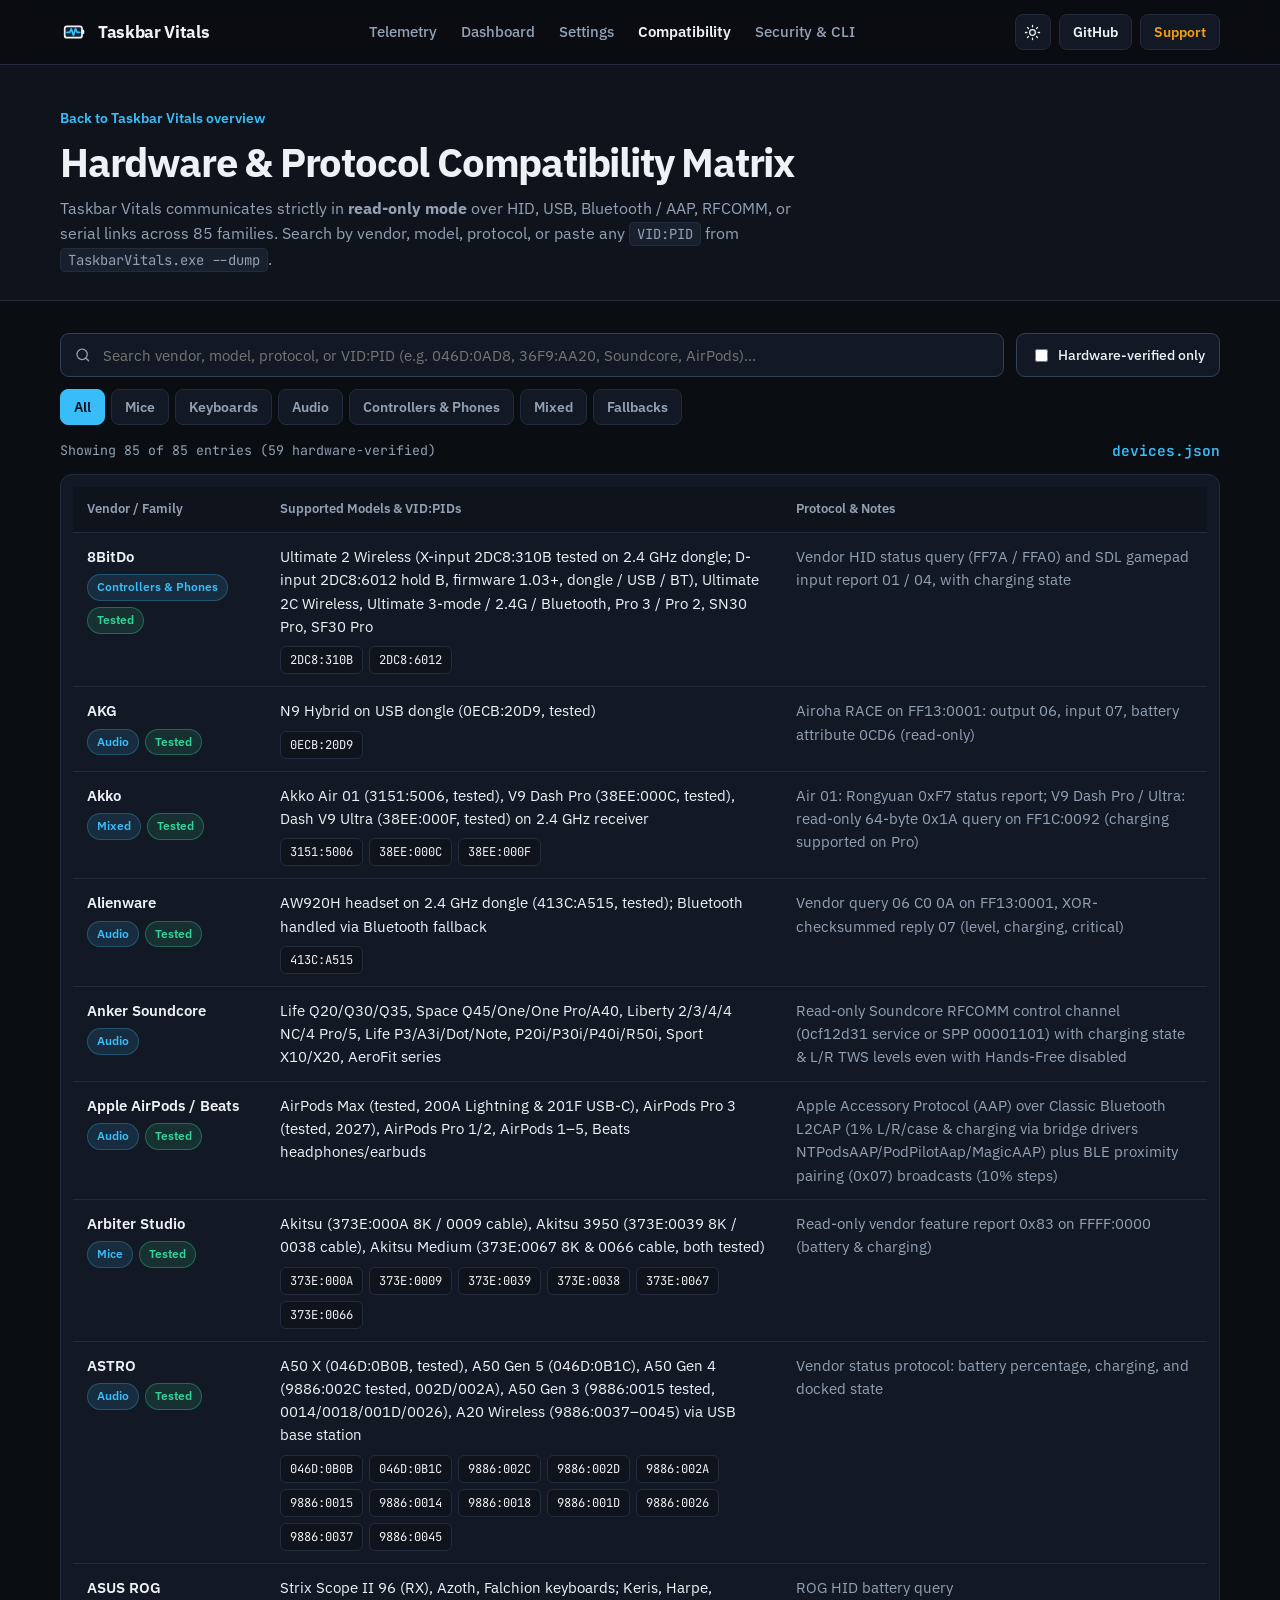
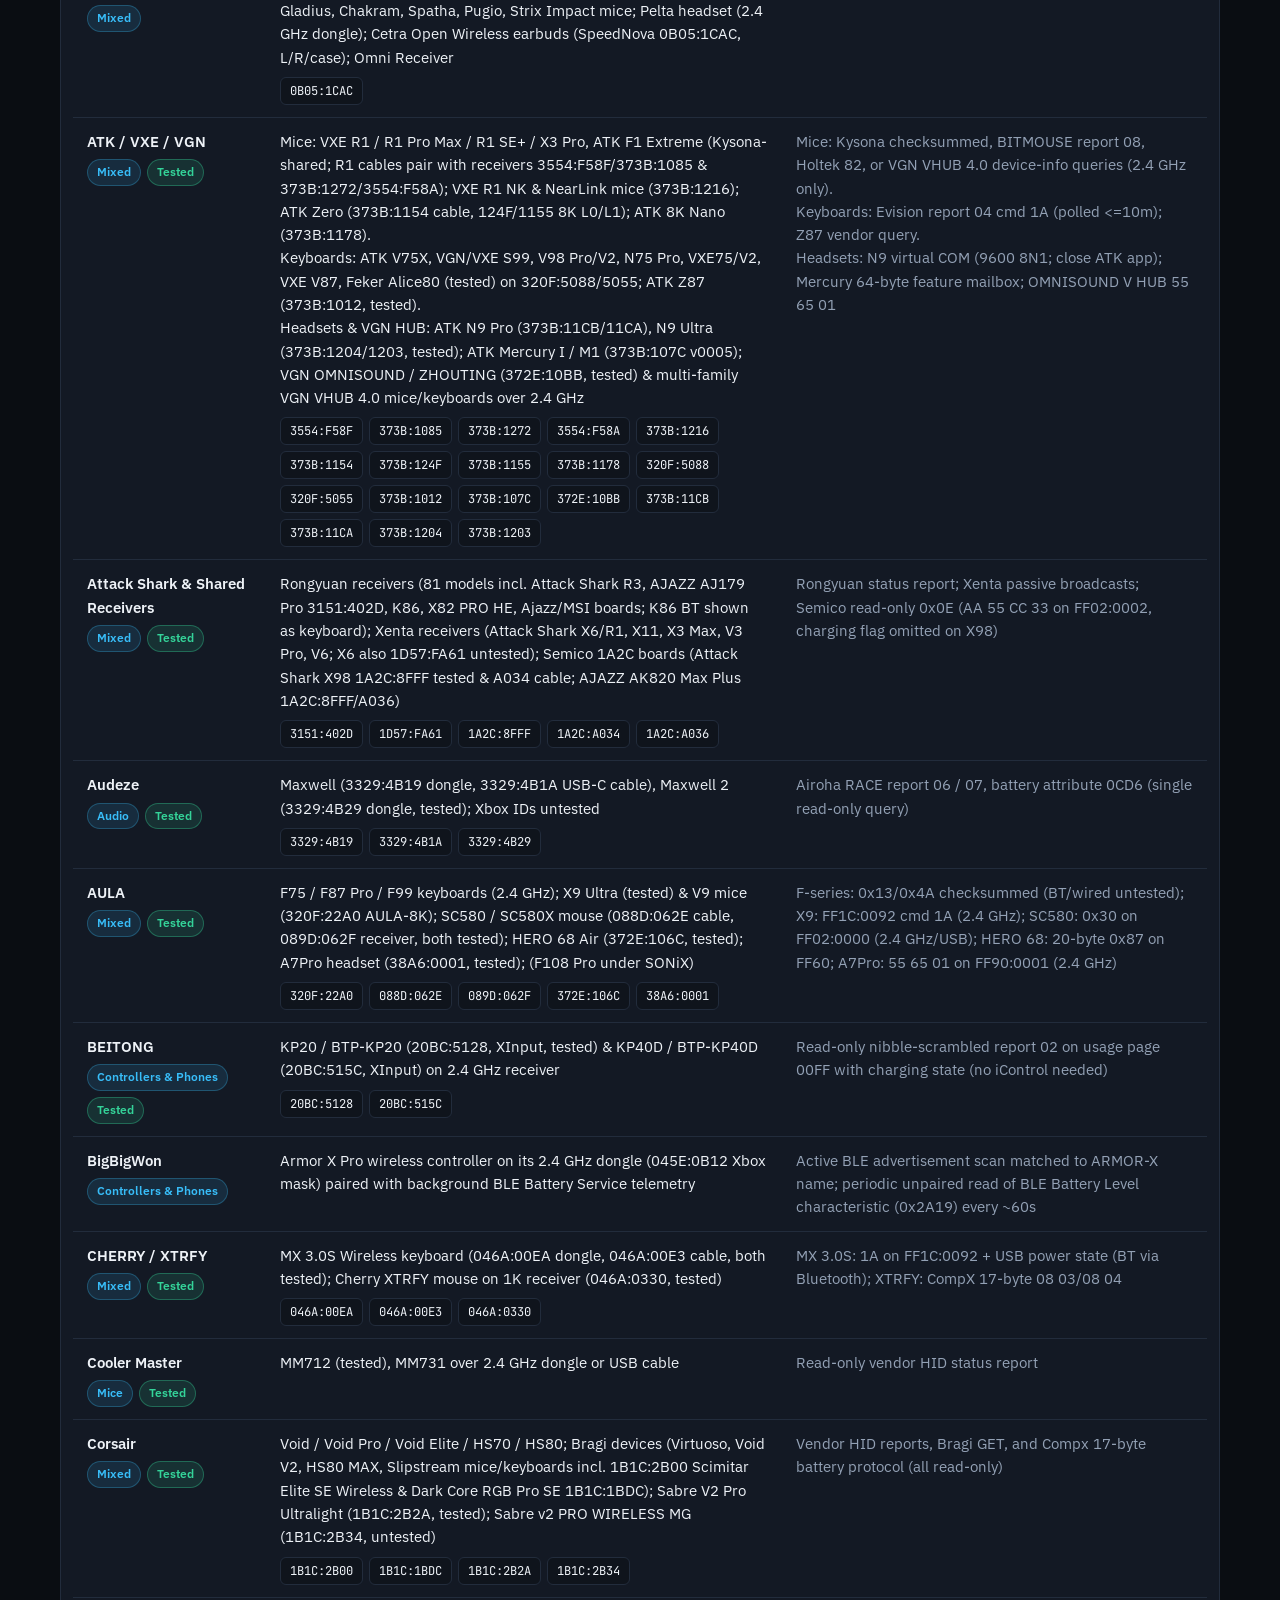
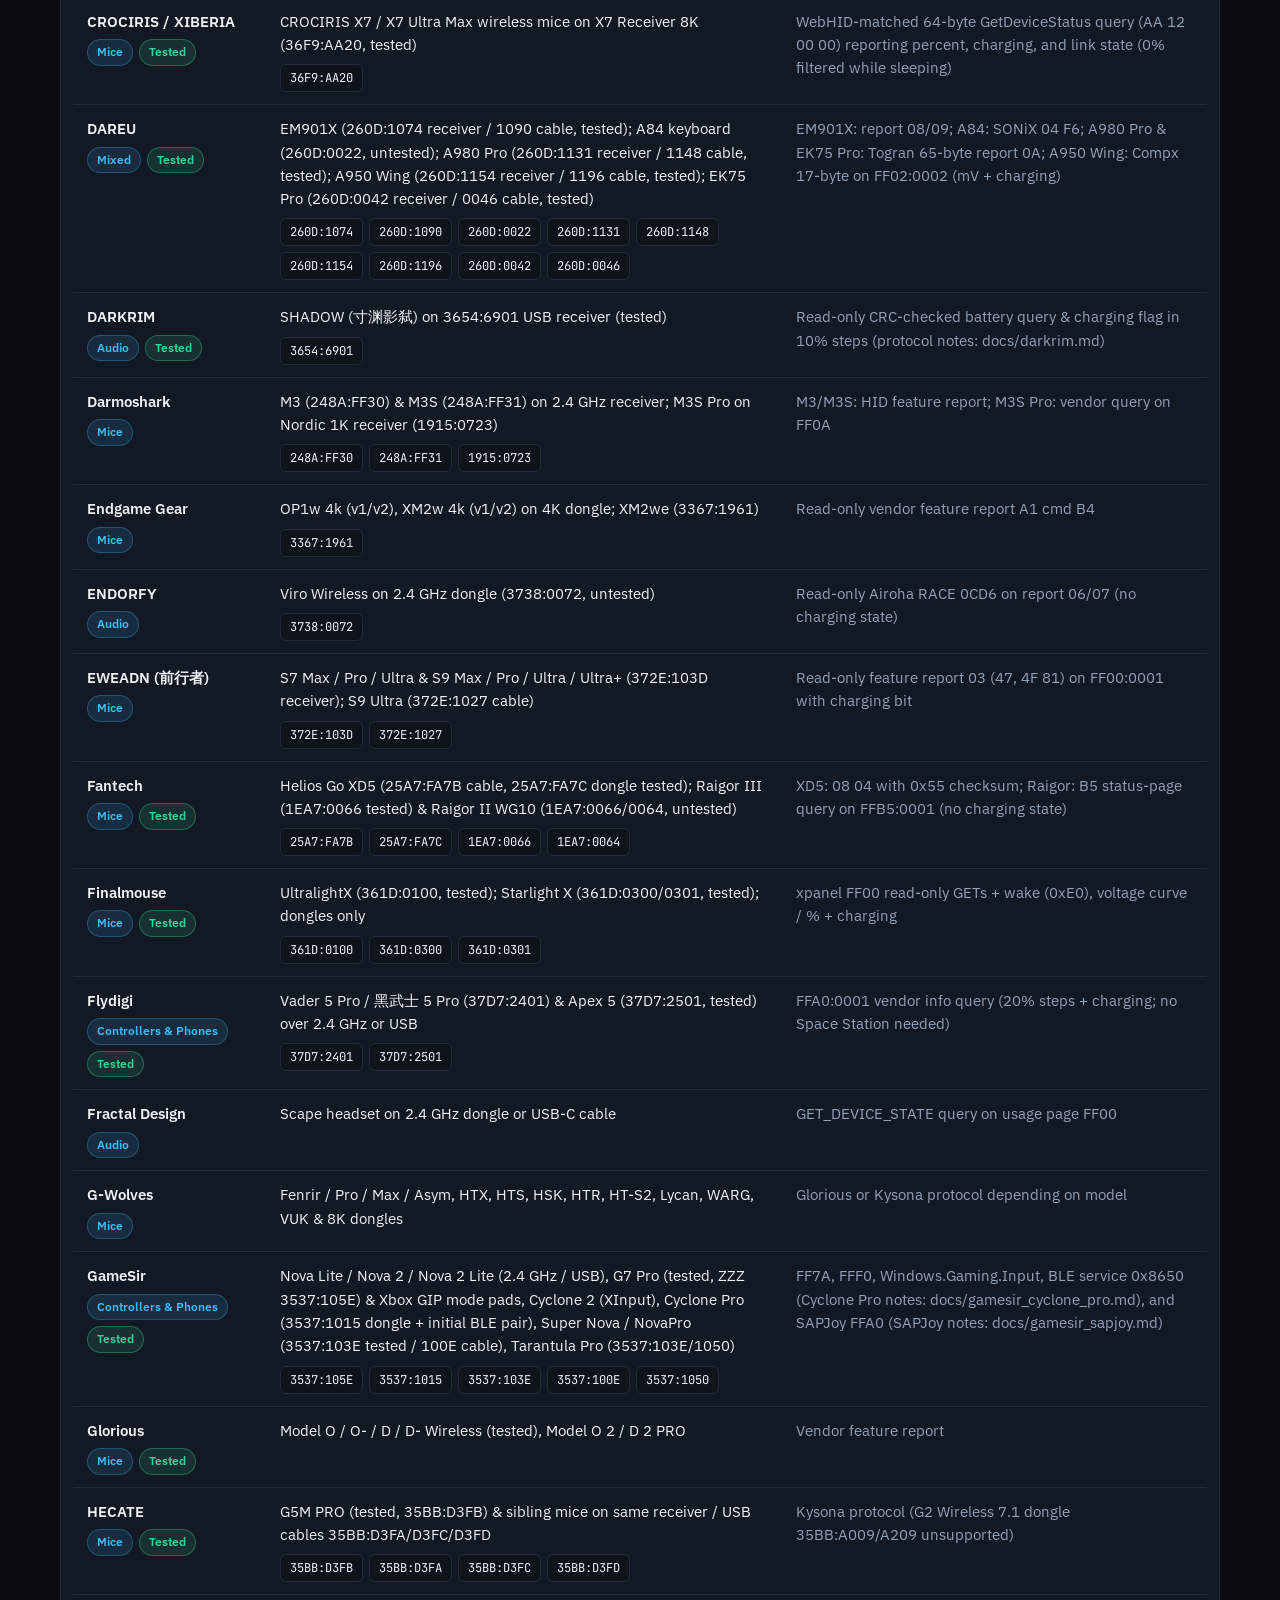
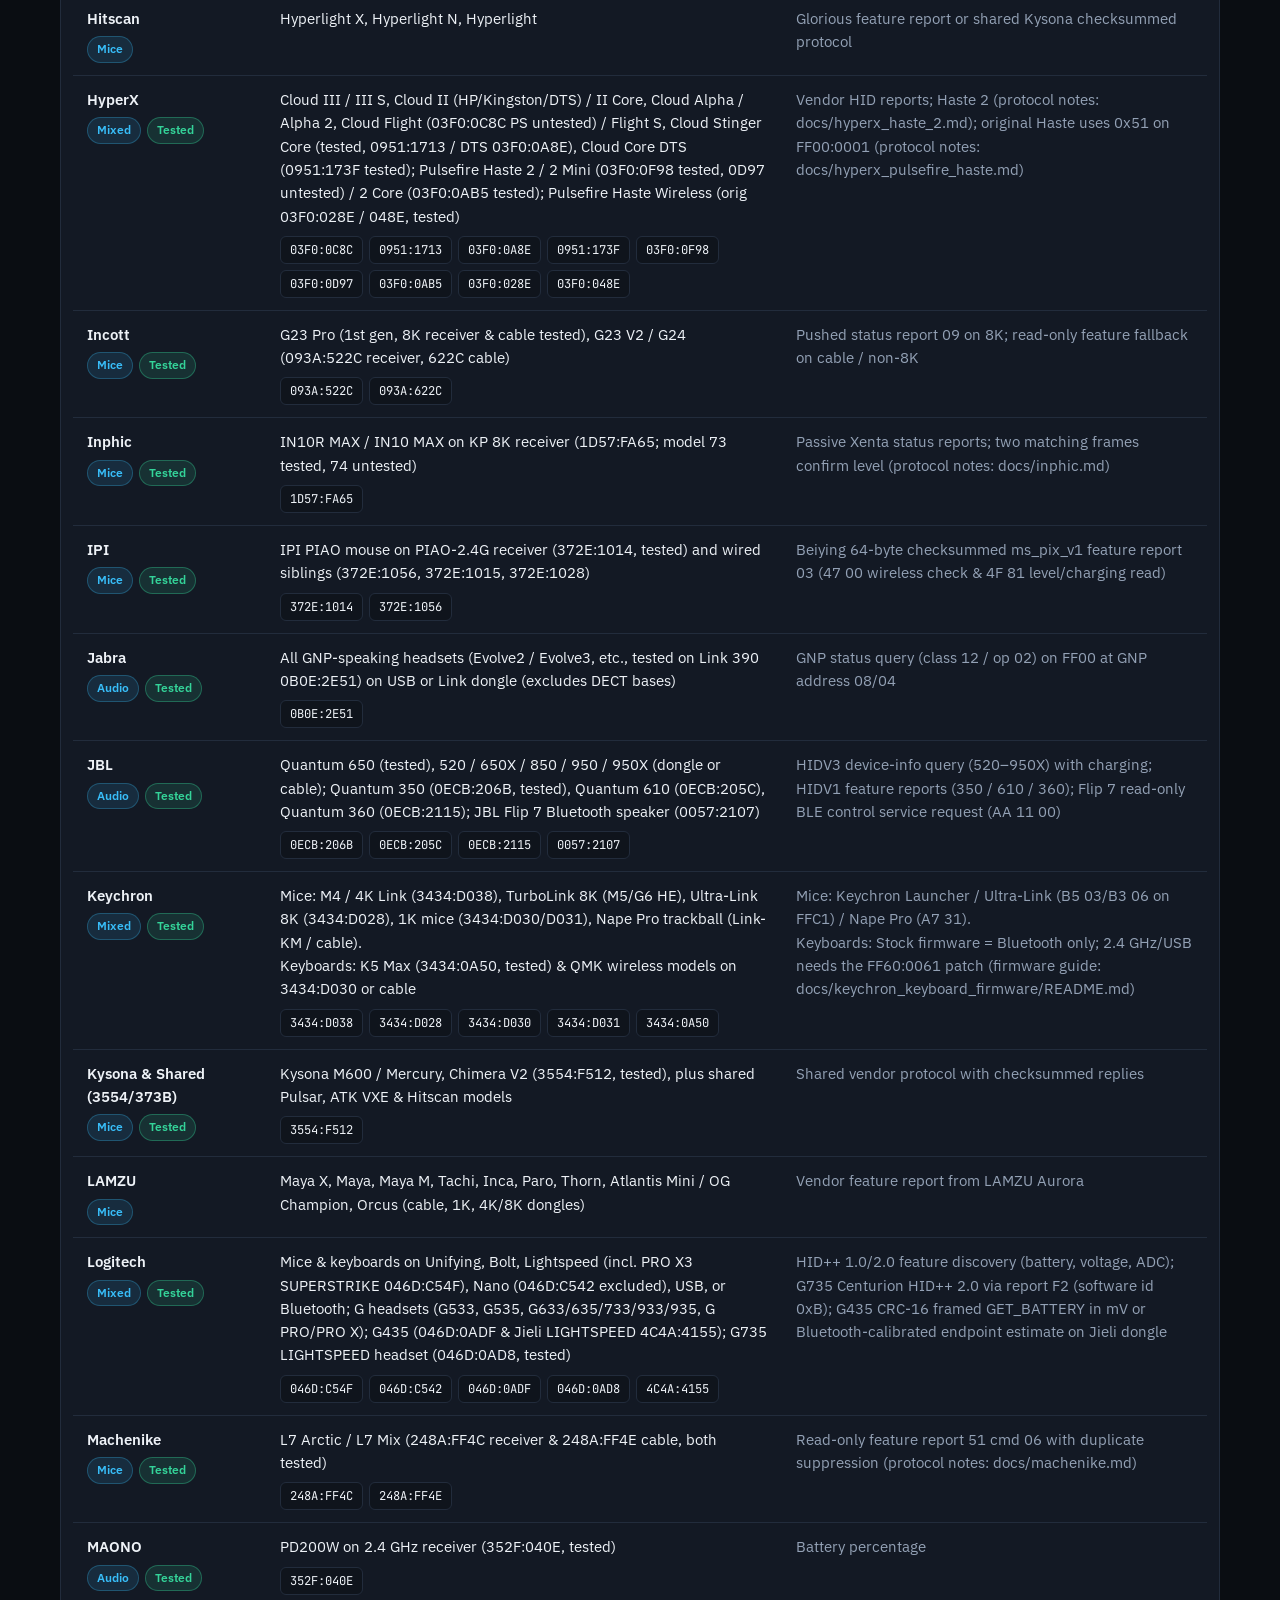
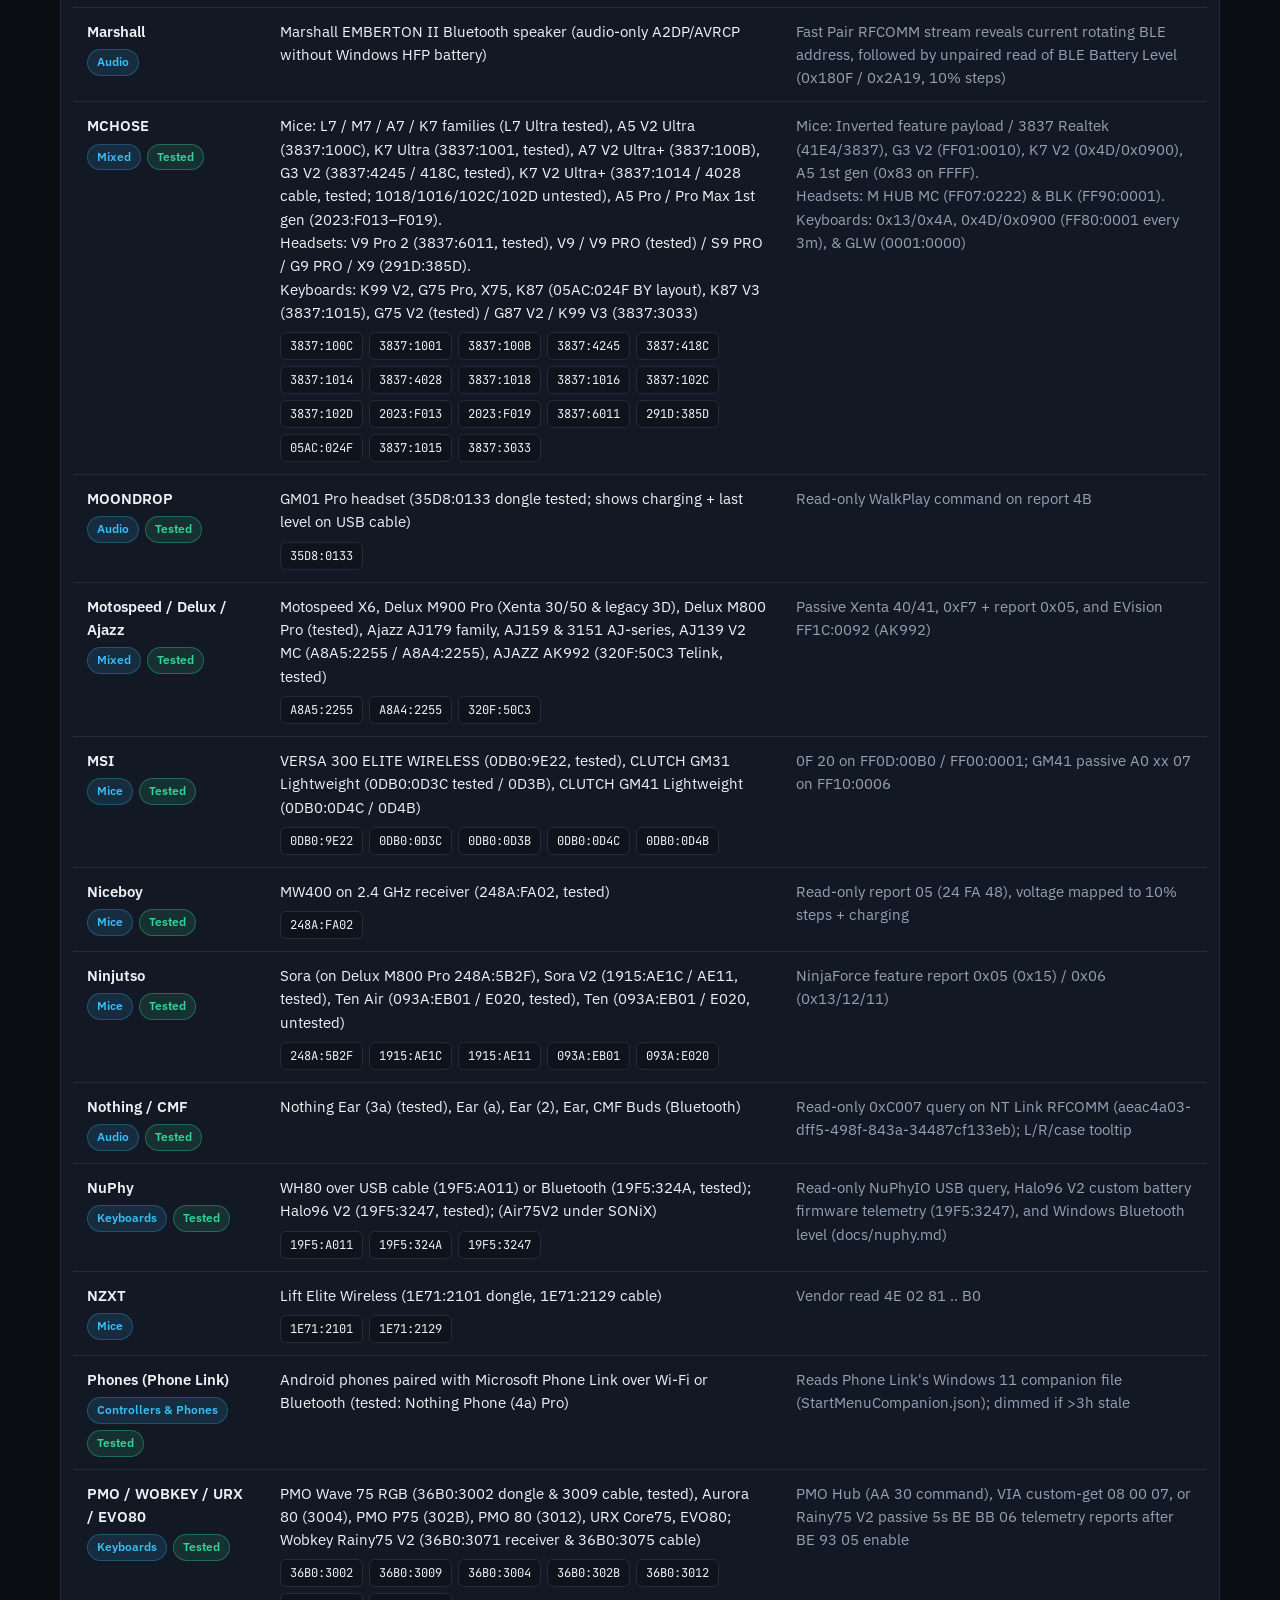
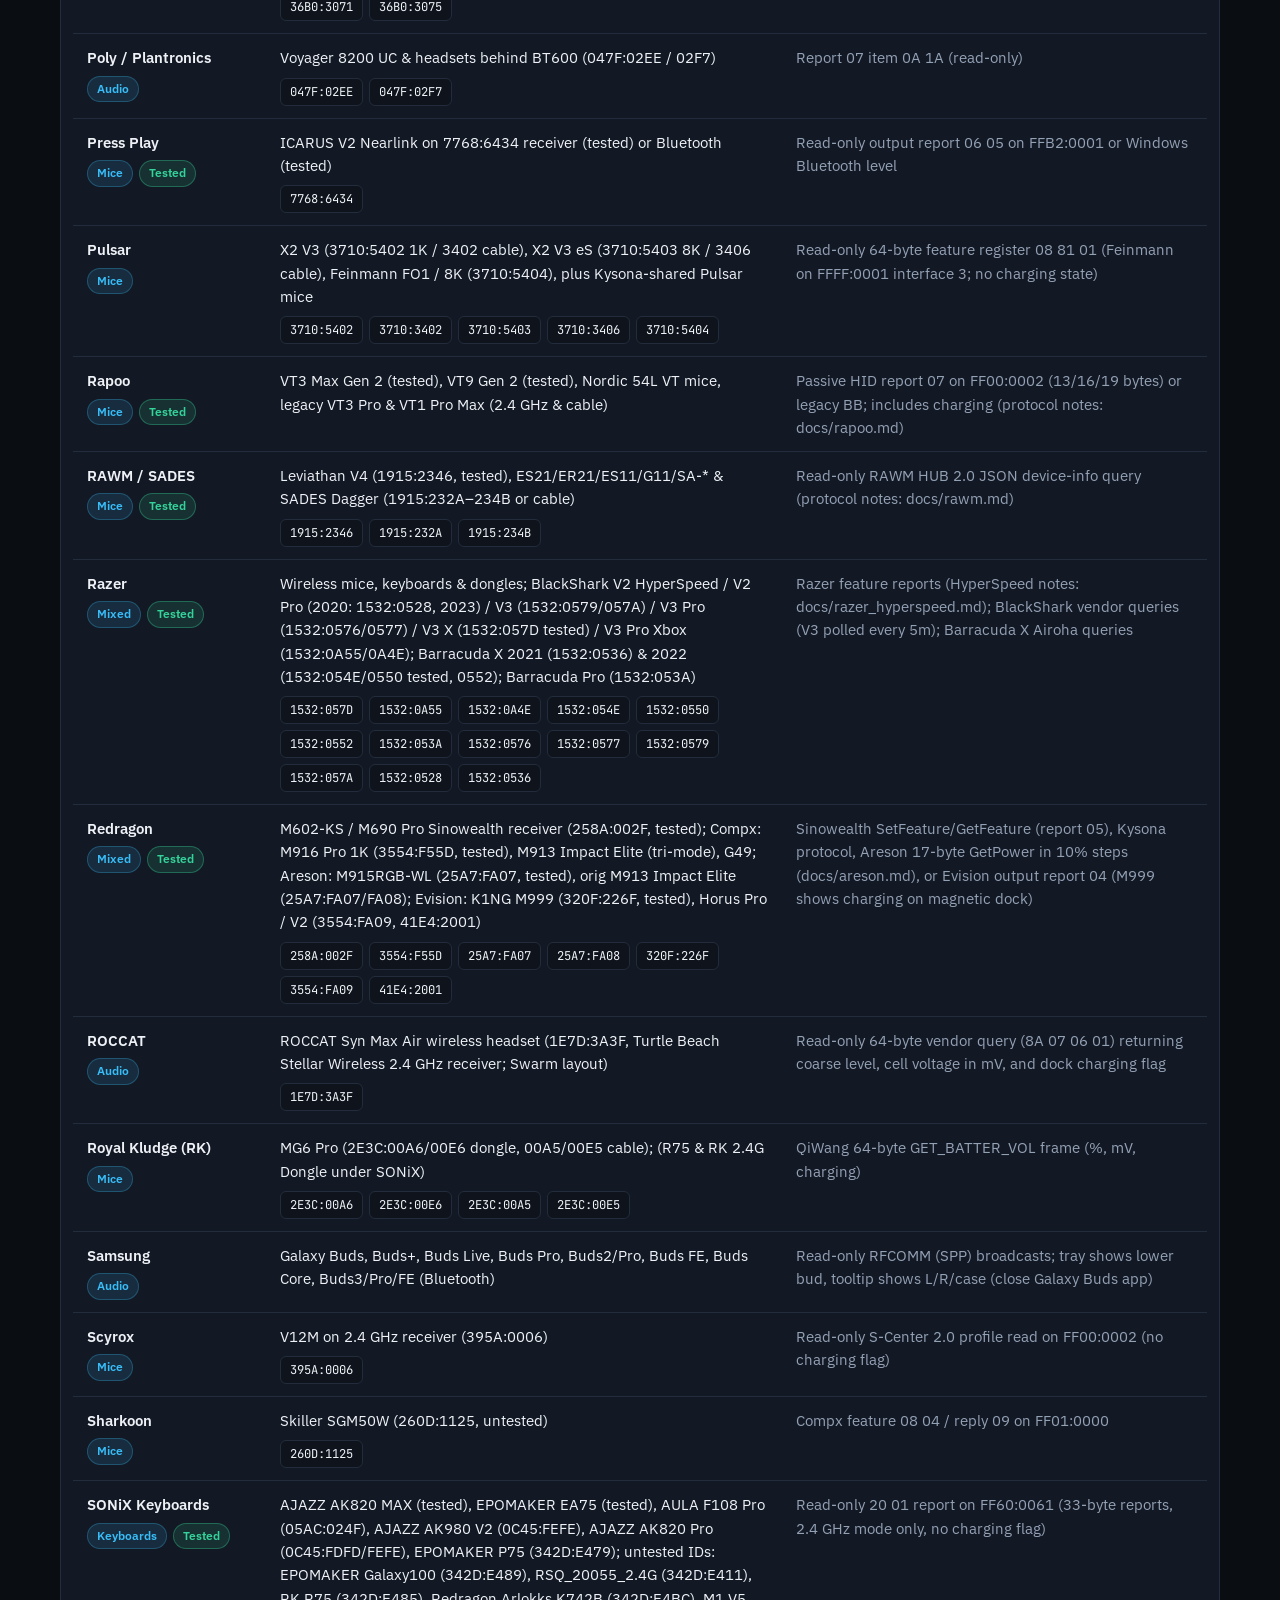
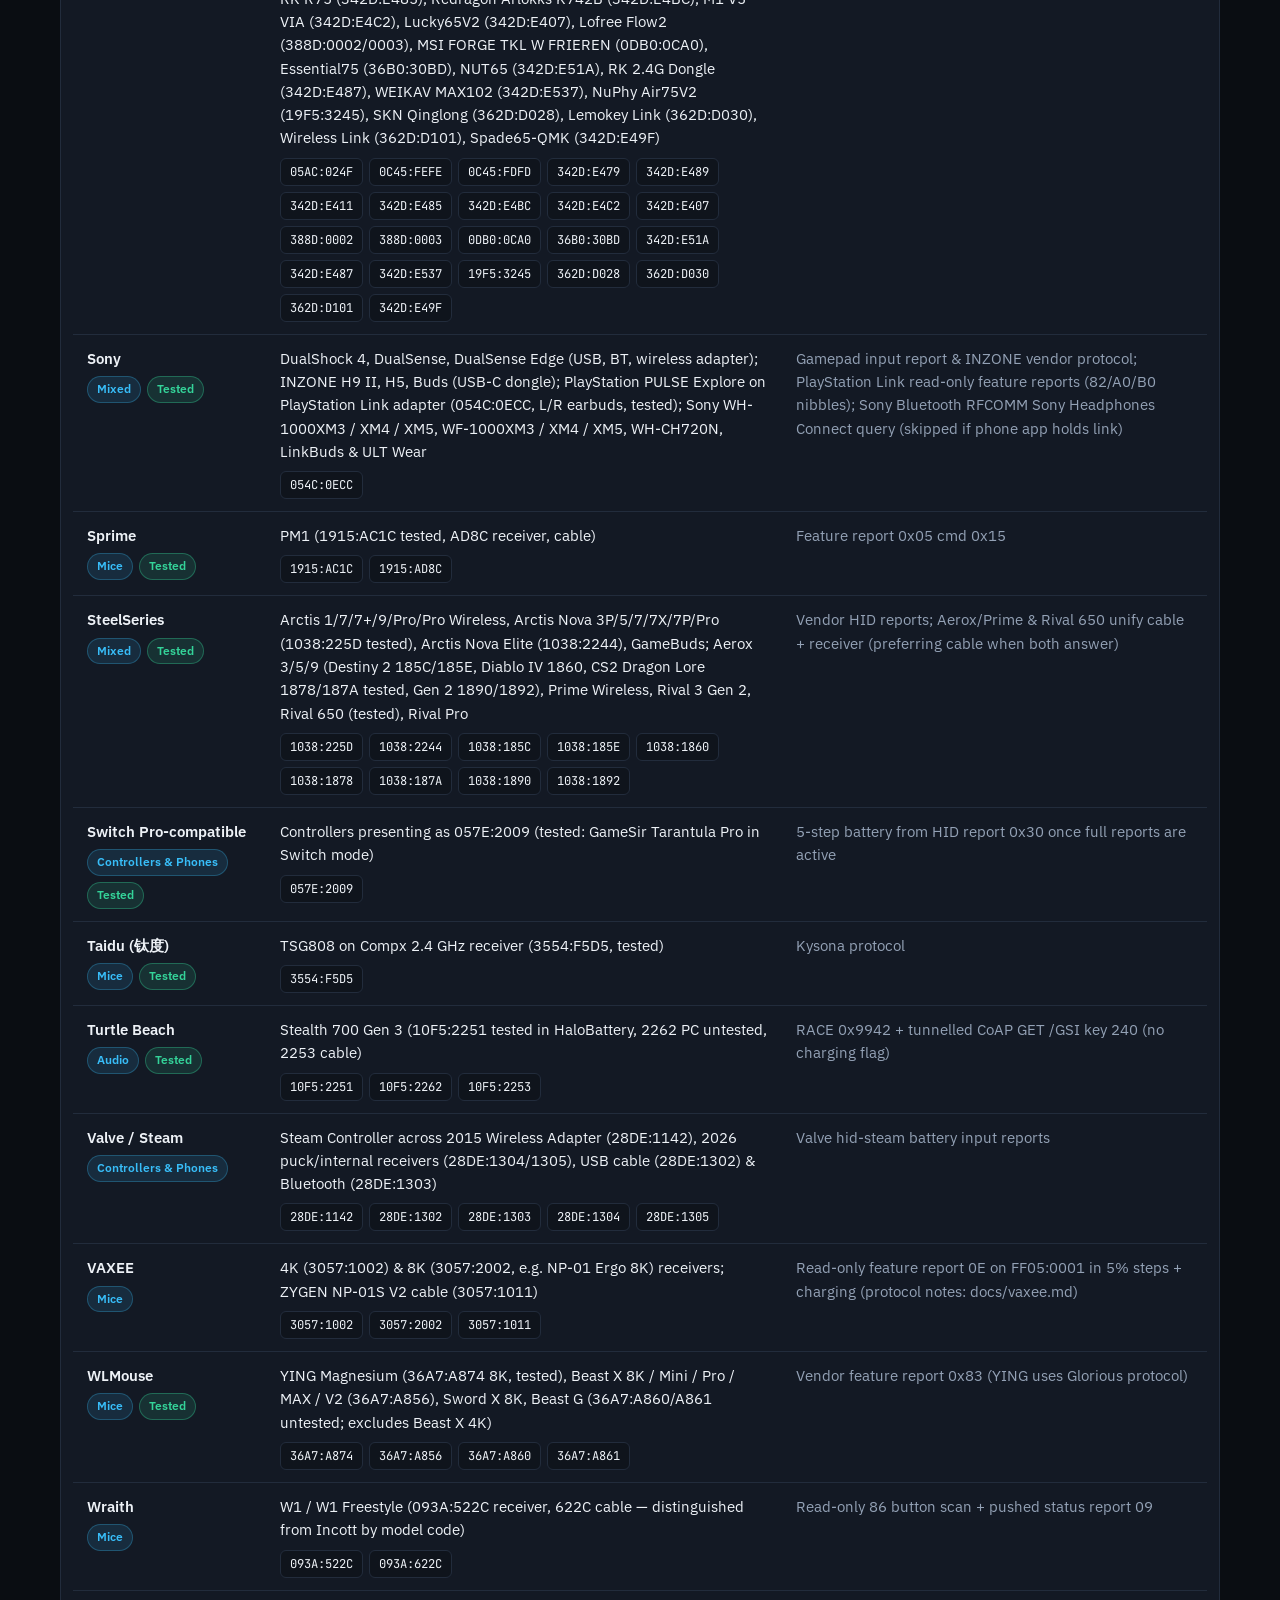
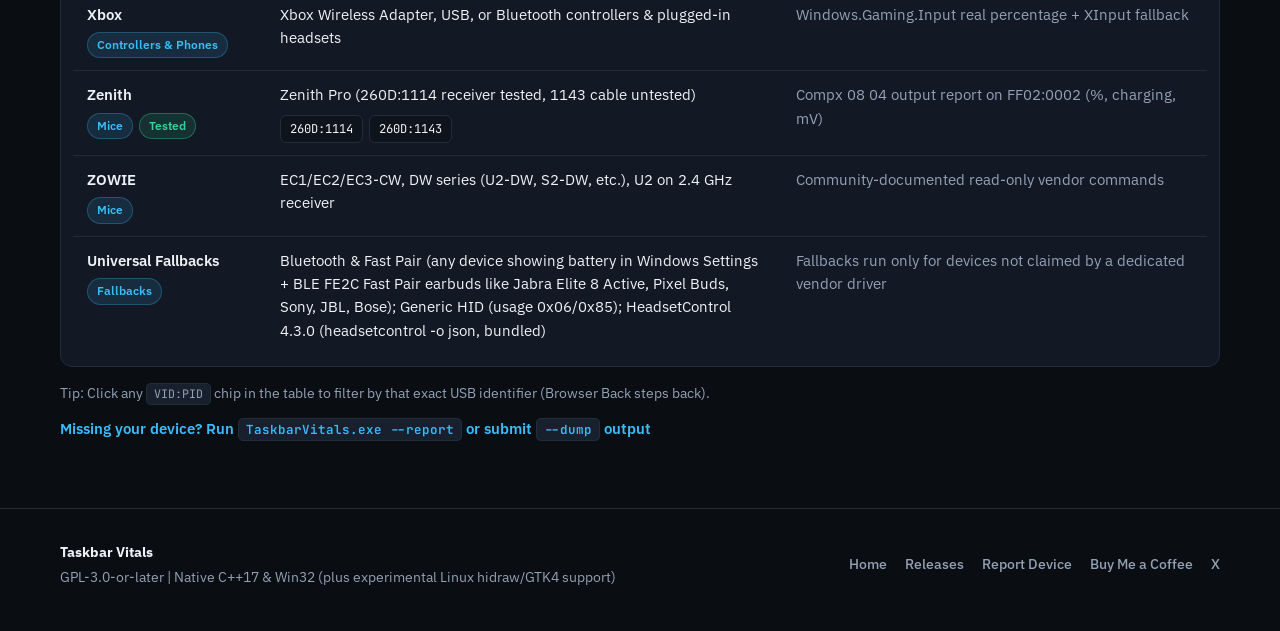
<file: site/compatibility.html>
<!DOCTYPE html>
<html lang="en" data-theme="dark">
<head>
  <meta charset="utf-8">
  <meta name="viewport" content="width=device-width, initial-scale=1">
  <title>Hardware Compatibility Matrix — Taskbar Vitals</title>
  <meta name="description" content="Searchable A–Z compatibility matrix across 85 hardware families supported by Taskbar Vitals: filter by brand, model, protocol, tested status, or VID:PID.">
  <meta property="og:title" content="Taskbar Vitals — Hardware Compatibility Matrix">
  <meta property="og:description" content="Search supported wireless mice, keyboards, headsets, earbuds, speakers, and controllers by model, protocol, or VID:PID.">
  <meta property="og:type" content="website">
  <meta property="og:url" content="https://symnistaken.github.io/TaskbarVitals/compatibility.html">
  <meta property="og:site_name" content="Taskbar Vitals">
  <meta property="og:image" content="https://symnistaken.github.io/TaskbarVitals/social-card.png">
  <meta property="og:image:width" content="1200">
  <meta property="og:image:height" content="630">
  <meta property="og:image:alt" content="Taskbar Vitals on the Windows taskbar: a GPU hover card and a headset battery card.">
  <meta name="twitter:card" content="summary_large_image">
  <meta name="twitter:title" content="Taskbar Vitals — Hardware Compatibility Matrix">
  <meta name="twitter:description" content="Search supported wireless mice, keyboards, headsets, earbuds, speakers, and controllers by model, protocol, or VID:PID.">
  <meta name="twitter:image" content="https://symnistaken.github.io/TaskbarVitals/social-card.png">
  <meta name="twitter:image:alt" content="Taskbar Vitals on the Windows taskbar: a GPU hover card and a headset battery card.">
  <link rel="icon" type="image/svg+xml" href="docs/readme/logo-dark.svg">
  <link rel="preconnect" href="https://fonts.googleapis.com">
  <link rel="preconnect" href="https://fonts.gstatic.com" crossorigin>
  <link href="https://fonts.googleapis.com/css2?family=IBM+Plex+Sans:wght@400;500;600;700&family=JetBrains+Mono:wght@400;500;600&display=swap" rel="stylesheet">
  <link rel="stylesheet" href="styles.css">
</head>
<body>
  <a class="skip-link" href="#main">Skip to content</a>

  <header class="site-header">
    <div class="container header-inner">
      <a class="brand" href="index.html" aria-label="Taskbar Vitals home">
        <svg class="brand-mark" width="28" height="28" viewBox="0 0 512 512" aria-hidden="true">
          <rect x="86" y="152" width="316" height="208" rx="42" fill="var(--accent)" fill-opacity="0.14" stroke="currentColor" stroke-width="32"/>
          <path d="M402,216 H422 C434,216 444,226 444,238 V274 C444,286 434,296 422,296 H402 Z" fill="currentColor"/>
          <path d="M126,262 H178 L207,200 L246,316 L284,194 L314,262 H362" fill="none" stroke="var(--accent)" stroke-width="32" stroke-linecap="round" stroke-linejoin="round"/>
        </svg>
        <span class="brand-name">Taskbar Vitals</span>
      </a>

      <nav class="main-nav" aria-label="Primary navigation">
        <a href="index.html#captures">Telemetry</a>
        <a href="index.html#dashboard">Dashboard</a>
        <a href="index.html#settings">Settings</a>
        <a href="compatibility.html" class="nav-is-active" aria-current="page">Compatibility</a>
        <a href="index.html#security">Security &amp; CLI</a>
      </nav>

      <div class="header-actions">
        <button id="theme-toggle" class="icon-btn" type="button" aria-label="Toggle light or dark site theme" title="Switch site theme">
          <svg width="17" height="17" viewBox="0 0 24 24" fill="none" stroke="currentColor" stroke-width="1.8" stroke-linecap="round" stroke-linejoin="round" aria-hidden="true">
            <circle cx="12" cy="12" r="4"/>
            <path d="M12 2v2M12 20v2M4.93 4.93l1.41 1.41M17.66 17.66l1.41 1.41M2 12h2M20 12h2M6.34 17.66l-1.41 1.41M19.07 4.93l-1.41 1.41"/>
          </svg>
        </button>
        <a class="nav-link-btn" href="https://github.com/symNistaken/TaskbarVitals" target="_blank" rel="noopener">GitHub</a>
        <a class="nav-link-btn nav-coffee" href="https://buymeacoffee.com/symnistaken" target="_blank" rel="noopener">Support</a>

        <details class="mobile-nav">
          <summary class="icon-btn" aria-label="Open navigation menu">
            <svg width="18" height="18" viewBox="0 0 24 24" fill="none" stroke="currentColor" stroke-width="2" stroke-linecap="round" aria-hidden="true">
              <line x1="4" y1="7" x2="20" y2="7"/>
              <line x1="4" y1="12" x2="20" y2="12"/>
              <line x1="4" y1="17" x2="20" y2="17"/>
            </svg>
          </summary>
          <nav class="mobile-nav-panel" aria-label="Mobile navigation">
            <a href="index.html">Overview &amp; Download</a>
            <a href="index.html#captures">Telemetry &amp; Modes</a>
            <a href="index.html#dashboard">Device Dashboard</a>
            <a href="index.html#settings">Settings Panel</a>
            <a href="index.html#security">Security &amp; CLI</a>
          </nav>
        </details>
      </div>
    </div>
  </header>

  <main id="main">
    <section class="compat-hero">
      <div class="container">
        <a class="compat-back-link" href="index.html">Back to Taskbar Vitals overview</a>
        <h1>Hardware &amp; Protocol Compatibility Matrix</h1>
        <p class="compat-lead">
          Taskbar Vitals communicates strictly in <strong>read-only mode</strong> over HID, USB, Bluetooth / AAP, RFCOMM, or serial links across 85 families. Search by vendor, model, protocol, or paste any <code>VID:PID</code> from <code>TaskbarVitals.exe --dump</code>.
        </p>
      </div>
    </section>

    <section class="band compat-band">
      <div class="container">
        <div class="hw-toolbar">
          <div class="hw-search-wrap">
            <label class="sr-only" for="compat-search">Search vendor, model, protocol, or VID:PID</label>
            <svg width="16" height="16" viewBox="0 0 24 24" fill="none" stroke="currentColor" stroke-width="2" stroke-linecap="round" stroke-linejoin="round" aria-hidden="true">
              <circle cx="11" cy="11" r="8"/>
              <line x1="21" x2="16.65" y1="21" y2="16.65"/>
            </svg>
            <input id="compat-search" type="search" placeholder="Search vendor, model, protocol, or VID:PID (e.g. 046D:0AD8, 36F9:AA20, Soundcore, AirPods)..." autocomplete="off">
            <button id="compat-clear" class="compat-clear-btn" type="button" hidden aria-label="Clear search">Clear</button>
          </div>

          <label class="check-chip compat-tested-chip">
            <input id="compat-tested-only" type="checkbox">
            <span>Hardware-verified only</span>
          </label>
        </div>

        <div class="hw-filters compat-filters" role="group" aria-label="Filter hardware by category">
          <button class="filter-btn is-active" type="button" data-cat="all" aria-pressed="true">All</button>
          <button class="filter-btn" type="button" data-cat="mice" aria-pressed="false">Mice</button>
          <button class="filter-btn" type="button" data-cat="keyboards" aria-pressed="false">Keyboards</button>
          <button class="filter-btn" type="button" data-cat="audio" aria-pressed="false">Audio</button>
          <button class="filter-btn" type="button" data-cat="controllers" aria-pressed="false">Controllers &amp; Phones</button>
          <button class="filter-btn" type="button" data-cat="mixed" aria-pressed="false">Mixed</button>
          <button class="filter-btn" type="button" data-cat="fallbacks" aria-pressed="false">Fallbacks</button>
        </div>

        <div class="compat-meta-row">
          <p id="compat-count" class="hw-count mono" role="status" aria-live="polite">Loading compatibility dataset...</p>
          <a class="text-link mono compat-json-link" href="devices.json">devices.json</a>
        </div>

        <div class="hw-table-wrap">
          <table class="hw-table compat-table">
            <thead>
              <tr>
                <th>Vendor / Family</th>
                <th>Supported Models &amp; VID:PIDs</th>
                <th>Protocol &amp; Notes</th>
              </tr>
            </thead>
            <tbody id="compat-tbody"></tbody>
          </table>
        </div>

        <div id="compat-empty" class="compat-empty" hidden>
          <p id="compat-empty-msg">No matching entries found. Try another model keyword, protocol, or VID:PID.</p>
          <div class="compat-empty-actions">
            <button id="compat-reset-btn" class="btn btn-secondary" type="button">Reset filters</button>
            <a class="btn btn-primary" href="https://github.com/symNistaken/TaskbarVitals/issues/new?template=device-request.yml" target="_blank" rel="noopener">Request device support</a>
          </div>
        </div>

        <div class="hw-footer-bar">
          <span class="compat-tip">Tip: Click any <code>VID:PID</code> chip in the table to filter by that exact USB identifier (Browser Back steps back).</span>
          <a class="text-link" href="https://github.com/symNistaken/TaskbarVitals/issues/new?template=device-request.yml" target="_blank" rel="noopener">
            Missing your device? Run <code>TaskbarVitals.exe --report</code> or submit <code>--dump</code> output
          </a>
        </div>
      </div>
    </section>
  </main>

  <footer class="site-footer">
    <div class="container footer-inner">
      <div class="footer-left">
        <strong>Taskbar Vitals</strong>
        <span>GPL-3.0-or-later | Native C++17 &amp; Win32 (plus experimental Linux hidraw/GTK4 support)</span>
      </div>
      <div class="footer-links">
        <a href="index.html">Home</a>
        <a href="https://github.com/symNistaken/TaskbarVitals/releases" target="_blank" rel="noopener">Releases</a>
        <a href="https://github.com/symNistaken/TaskbarVitals/issues/new/choose" target="_blank" rel="noopener">Report Device</a>
        <a href="https://buymeacoffee.com/symnistaken" target="_blank" rel="noopener">Buy Me a Coffee</a>
        <a href="https://x.com/symnistaken" target="_blank" rel="noopener">X</a>
      </div>
    </div>
  </footer>

  <script src="compatibility.js"></script>
</body>
</html>
</file>
<file: site/styles.css>
:root {
  --bg: #0a0d12;
  --bg-tinted: #0f141c;
  --surface: #131924;
  --surface-2: #18202e;
  --surface-hover: #1d2738;
  --border: #222c3c;
  --border-strong: #334157;
  --fg: #eef2f7;
  --fg-muted: #93a1b5;
  --accent: #38bdf8;
  --accent-fg: #06131f;
  --accent-soft: rgba(56, 189, 248, 0.12);
  --amber: #f59e0b;
  --red: #f87171;
  --green: #34d399;
  --cpu: #2cc5ff;
  --ram: #a87ffb;
  --gpu: #3ddc68;
  --vram: #ff7a2f;
  --ssd: #eab308;
  --net: #38bdf8;
  --sysbat: #2dd4bf;
  --shadow: 0 20px 50px rgba(0, 0, 0, 0.45);
  --ease-out: cubic-bezier(0.22, 1, 0.36, 1);
  --font-sans: 'IBM Plex Sans', 'Segoe UI Variable Text', 'Segoe UI', system-ui, sans-serif;
  --font-mono: 'JetBrains Mono', 'Cascadia Code', Consolas, monospace;
}

html[data-theme="light"] {
  --bg: #f4f6f9;
  --bg-tinted: #eaeff5;
  --surface: #ffffff;
  --surface-2: #f1f5f9;
  --surface-hover: #eef3f9;
  --border: #d4dce7;
  --border-strong: #b6c3d4;
  --fg: #111827;
  --fg-muted: #4b5a6e;
  --accent: #0067c0;
  --accent-fg: #ffffff;
  --accent-soft: rgba(0, 103, 192, 0.09);
  --amber: #b45309;
  --red: #c42b1c;
  --green: #0f7b0f;
  --shadow: 0 16px 40px rgba(15, 23, 42, 0.08);
}

*,
*::before,
*::after {
  box-sizing: border-box;
}

html {
  scroll-behavior: smooth;
  color-scheme: dark light;
}

body {
  margin: 0;
  font-family: var(--font-sans);
  font-size: 16px;
  line-height: 1.6;
  color: var(--fg);
  background: var(--bg);
  -webkit-font-smoothing: antialiased;
}

::selection {
  background: var(--accent);
  color: var(--accent-fg);
}

:focus-visible {
  outline: 2px solid var(--accent);
  outline-offset: 2px;
}

.sr-only {
  position: absolute;
  width: 1px;
  height: 1px;
  padding: 0;
  margin: -1px;
  overflow: hidden;
  clip: rect(0, 0, 0, 0);
  white-space: nowrap;
  border: 0;
}

.skip-link {
  position: absolute;
  left: -9999px;
  top: 10px;
  z-index: 999;
  padding: 10px 16px;
  background: var(--accent);
  color: var(--accent-fg);
  font-weight: 600;
  border-radius: 8px;
  text-decoration: none;
}

.skip-link:focus {
  left: 16px;
}

.mono {
  font-family: var(--font-mono);
  font-variant-numeric: tabular-nums;
}

code {
  font-family: var(--font-mono);
  font-size: 0.86em;
  padding: 2px 7px;
  border-radius: 5px;
  background: var(--surface-2);
  border: 1px solid var(--border);
}

.inline-link {
  color: var(--accent);
  text-decoration: none;
  font-weight: 500;
}

.inline-link:hover {
  text-decoration: underline;
  text-underline-offset: 3px;
}

.container {
  width: min(1160px, 100%);
  margin-inline: auto;
}

/* Header */
.site-header {
  position: sticky;
  top: 0;
  z-index: 50;
  padding-inline: 20px;
  background: color-mix(in srgb, var(--bg) 90%, transparent);
  backdrop-filter: blur(12px);
  border-bottom: 1px solid var(--border);
}

.header-inner {
  display: flex;
  align-items: center;
  justify-content: space-between;
  gap: 16px;
  min-height: 64px;
}

.brand {
  display: inline-flex;
  align-items: center;
  gap: 10px;
  color: var(--fg);
  text-decoration: none;
  font-weight: 700;
  font-size: 1.05rem;
  letter-spacing: -0.02em;
  white-space: nowrap;
  flex: none;
}

.main-nav {
  display: flex;
  align-items: center;
  gap: 24px;
}

.main-nav a {
  color: var(--fg-muted);
  text-decoration: none;
  font-size: 0.92rem;
  font-weight: 500;
  white-space: nowrap;
  transition: color 140ms var(--ease-out);
}

.main-nav a:hover,
.main-nav a.nav-is-active {
  color: var(--fg);
}

.main-nav a.nav-is-active {
  font-weight: 600;
}

.header-actions {
  display: flex;
  align-items: center;
  gap: 8px;
  position: relative;
}

.icon-btn,
.nav-link-btn {
  display: inline-flex;
  align-items: center;
  justify-content: center;
  gap: 7px;
  height: 36px;
  border-radius: 8px;
  background: var(--surface);
  border: 1px solid var(--border);
  color: var(--fg);
  font-size: 0.87rem;
  font-weight: 600;
  text-decoration: none;
  cursor: pointer;
  transition: transform 140ms var(--ease-out), border-color 140ms var(--ease-out), background-color 140ms var(--ease-out);
}

.icon-btn {
  width: 36px;
}

.nav-link-btn {
  padding: 0 13px;
}

.nav-coffee {
  color: var(--amber);
}

.mobile-nav {
  display: none;
}

.mobile-nav summary {
  list-style: none;
}

.mobile-nav summary::-webkit-details-marker {
  display: none;
}

.mobile-nav-panel {
  position: absolute;
  right: 0;
  top: 46px;
  min-width: 220px;
  padding: 10px;
  border-radius: 10px;
  background: var(--surface);
  border: 1px solid var(--border-strong);
  box-shadow: var(--shadow);
  display: flex;
  flex-direction: column;
  gap: 4px;
  z-index: 60;
}

.mobile-nav-panel a {
  padding: 10px 12px;
  border-radius: 7px;
  color: var(--fg);
  text-decoration: none;
  font-size: 0.92rem;
  font-weight: 500;
}

.mobile-nav-panel a:hover {
  background: var(--surface-hover);
}

.icon-btn:active,
.nav-link-btn:active,
.btn:active,
.seg-btn:active,
.mode-btn:active,
.dash-btn:active,
.panel-tab-btn:active,
.copy-btn:active {
  transform: scale(0.97);
}

/* Hero */
.hero {
  padding: 46px 20px 54px;
}

.hero-copy {
  max-width: 72ch;
}

h1 {
  margin: 0 0 14px;
  font-size: clamp(2rem, 4.1vw, 3.2rem);
  font-weight: 700;
  line-height: 1.09;
  letter-spacing: -0.03em;
  text-wrap: balance;
}

.hero-lead {
  margin: 0 0 22px;
  max-width: 66ch;
  font-size: 1.07rem;
  color: var(--fg-muted);
}

.hero-cta-row {
  display: flex;
  flex-wrap: wrap;
  align-items: center;
  gap: 10px;
  margin-bottom: 14px;
}

.btn {
  display: inline-flex;
  align-items: center;
  gap: 9px;
  height: 44px;
  padding: 0 18px;
  border-radius: 9px;
  font-weight: 600;
  font-size: 0.94rem;
  text-decoration: none;
  cursor: pointer;
  border: 1px solid transparent;
  transition: transform 140ms var(--ease-out), background-color 140ms var(--ease-out), border-color 140ms var(--ease-out);
}

.btn-primary {
  background: var(--accent);
  color: var(--accent-fg);
}

.btn-secondary {
  background: var(--surface);
  border-color: var(--border-strong);
  color: var(--fg);
}

.btn-quiet {
  background: transparent;
  border-color: var(--border);
  color: var(--fg-muted);
}

@media (hover: hover) and (pointer: fine) {
  .btn-secondary:hover,
  .btn-quiet:hover,
  .icon-btn:hover,
  .nav-link-btn:hover {
    background: var(--surface-hover);
    border-color: var(--accent);
    color: var(--fg);
  }
}

.hero-facts {
  margin: 0 0 6px;
  font-size: 0.83rem;
  color: var(--fg-muted);
}

.hero-trust {
  margin: 0;
  font-size: 0.85rem;
  color: var(--fg-muted);
}

/* Interactive Taskbar & Hover Card Simulator */
.sim-shell {
  margin-top: 28px;
}

.sim-controls {
  display: flex;
  flex-wrap: wrap;
  align-items: center;
  justify-content: space-between;
  gap: 12px 18px;
  padding: 0 0 14px;
}

.control-group {
  display: inline-flex;
  flex-wrap: wrap;
  align-items: center;
  gap: 6px;
}

.control-label {
  font-size: 0.79rem;
  font-weight: 600;
  color: var(--fg-muted);
  margin-right: 4px;
}

.seg-btn {
  height: 32px;
  padding: 0 11px;
  border-radius: 7px;
  border: 1px solid var(--border);
  background: var(--surface);
  color: var(--fg-muted);
  font-family: var(--font-sans);
  font-size: 0.81rem;
  font-weight: 600;
  cursor: pointer;
  transition: transform 140ms var(--ease-out), background-color 140ms var(--ease-out), color 140ms var(--ease-out);
}

.seg-btn.is-active {
  background: var(--accent);
  color: var(--accent-fg);
  border-color: var(--accent);
}

.desktop-stage {
  --ring-fg: #eef2f7;
  --ring-razer: #44d62c;
  --ring-charge: #4cc2ff;
  --ring-hole: #14161b;
  --ring-track: rgba(148, 163, 184, 0.3);
  display: flex;
  flex-direction: column;
  gap: 14px;
  padding: 20px;
  border-top: 1px solid var(--border);
  border-bottom: 1px solid var(--border);
  background: radial-gradient(circle at 18% 18%, #1d2d44 0%, #101724 52%, #0a0e16 100%);
  transition: background 200ms var(--ease-out);
}

.desktop-stage[data-bar-theme="light"] {
  --ring-fg: #1e293b;
  --ring-razer: #15803d;
  --ring-charge: #0067c0;
  --ring-hole: #f3f6fa;
  --ring-track: rgba(15, 23, 42, 0.22);
  background: radial-gradient(circle at 18% 18%, #dbeafe 0%, #c6d8ec 58%, #b3c8e0 100%);
}

/* Reserved flex row above taskbar: guarantees zero overlap at all widths */
.sim-stage-top {
  min-height: 205px;
  display: flex;
  align-items: flex-end;
  justify-content: flex-start;
}

.sim-stage-top.is-right {
  justify-content: flex-end;
}

/* Native Rich Hover Card Flyout */
.sim-card {
  width: min(320px, 100%);
  padding: 14px 16px;
  border-radius: 10px;
  background: #1f2229;
  border: 1px solid #353b48;
  color: #f3f5f8;
  box-shadow: 0 16px 36px rgba(0, 0, 0, 0.48);
  transition: border-color 150ms var(--ease-out), background-color 150ms var(--ease-out);
}

.desktop-stage[data-bar-theme="light"] .sim-card {
  background: #ffffff;
  border-color: #cbd5e1;
  color: #161b22;
}

.sim-card-head {
  display: flex;
  align-items: center;
  gap: 8px;
  font-size: 0.86rem;
}

.sim-card-dot {
  width: 9px;
  height: 9px;
  border-radius: 3px;
  background: var(--gpu);
  flex: none;
}

.sim-card-meta {
  margin-left: auto;
  font-size: 0.72rem;
  color: #b4becd;
  white-space: nowrap;
  overflow: hidden;
  text-overflow: ellipsis;
}

.desktop-stage[data-bar-theme="light"] .sim-card-meta {
  color: #4b5563;
}

.sim-card-primary {
  margin: 6px 0;
  font-size: 1.06rem;
  font-weight: 700;
}

.sim-card-bar {
  height: 5px;
  border-radius: 999px;
  background: rgba(148, 163, 184, 0.28);
  overflow: hidden;
  margin-bottom: 7px;
}

.sim-card-bar > span {
  display: block;
  height: 100%;
  width: 45%;
  border-radius: 999px;
  background: var(--gpu);
}

.sim-card-sub {
  font-size: 0.78rem;
  color: #cbd5e1;
  margin-bottom: 10px;
}

.desktop-stage[data-bar-theme="light"] .sim-card-sub {
  color: #374151;
}

.sim-card-chart-label {
  font-size: 0.74rem;
  color: #b4becd;
  margin-bottom: 4px;
}

.sim-sparkline {
  width: 100%;
  height: 44px;
  display: block;
}

.sim-card-axis {
  display: flex;
  justify-content: space-between;
  font-size: 0.72rem;
  color: #b4becd;
  margin-top: 2px;
}

.desktop-stage[data-bar-theme="light"] .sim-card-chart-label,
.desktop-stage[data-bar-theme="light"] .sim-card-axis {
  color: #4b5563;
}

/* Taskbar Preview */
.taskbar-preview {
  display: flex;
  align-items: center;
  justify-content: space-between;
  gap: 10px;
  min-height: 50px;
  padding: 6px 14px;
  border-radius: 10px;
  background: rgba(20, 22, 27, 0.92);
  border: 1px solid rgba(255, 255, 255, 0.1);
  color: #f4f4f5;
  backdrop-filter: blur(12px);
}

.desktop-stage[data-bar-theme="light"] .taskbar-preview {
  background: rgba(243, 246, 250, 0.96);
  border-color: rgba(15, 23, 42, 0.16);
  color: #18181b;
}

.strip {
  display: inline-flex;
  align-items: center;
  flex-wrap: wrap;
  gap: 8px;
}

.desktop-stage[data-style="tworow"] #strip-system {
  display: grid;
  grid-template-columns: repeat(4, auto);
  column-gap: 12px;
  row-gap: 4px;
}

.strip-item {
  appearance: none;
  background: transparent;
  border: 0;
  color: inherit;
  font: inherit;
  padding: 4px 5px;
  border-radius: 6px;
  display: inline-flex;
  flex-direction: column;
  align-items: stretch;
  gap: 2px;
  cursor: pointer;
  transition: background-color 120ms var(--ease-out);
}

.strip-item:hover,
.strip-item.is-inspected {
  background: rgba(148, 163, 184, 0.22);
}

.strip-main {
  display: inline-flex;
  align-items: center;
  gap: 5px;
  font-size: 0.79rem;
  font-weight: 500;
  white-space: nowrap;
}

.desktop-stage[data-style="stacked"] .strip-main {
  flex-direction: column;
  gap: 1px;
  font-size: 0.72rem;
}

.mini-bar {
  display: block;
  height: 2px;
  border-radius: 2px;
  background: rgba(148, 163, 184, 0.25);
  overflow: hidden;
}

.mini-bar > span {
  display: block;
  height: 100%;
  border-radius: 2px;
}

.desktop-stage[data-style="ring"] .bat-item .strip-val,
.desktop-stage[data-style="ring"] .bat-item .bolt-ico,
.desktop-stage[data-style="ring"] .bat-item .mini-bar,
.desktop-stage[data-style="tworow"] .mini-bar {
  display: none;
}

.ring-gauge {
  display: inline-flex;
  align-items: center;
  justify-content: center;
}

.desktop-stage[data-style="ring"] .bat-item .ring-gauge {
  width: 28px;
  height: 28px;
  border-radius: 50%;
  background:
    radial-gradient(closest-side, var(--ring-hole) 73%, transparent 75%),
    conic-gradient(var(--ring) calc(var(--pct) * 1%), var(--ring-track) 0);
}

.desktop-stage[data-style="ring"] .bat-item .tv-ico {
  width: 14px;
  height: 14px;
}

.tv-ico {
  width: 15px;
  height: 15px;
  fill: none;
  stroke: currentColor;
  stroke-width: 1.75;
  stroke-linecap: round;
  stroke-linejoin: round;
  flex: none;
}

/* Dark taskbar icon strokes (all >=4.5:1 on rgba(20,22,27)) */
.ico-cpu { stroke: var(--cpu); }
.ico-ram { stroke: var(--ram); }
.ico-gpu { stroke: var(--gpu); }
.ico-vram { stroke: var(--vram); }
.ico-ssd { stroke: var(--ssd); }
.ico-net { stroke: var(--net); }
.ico-bat-sys { stroke: var(--sysbat); }
.ico-bat-razer { stroke: #44d62c; }

/* Accessible darkened strokes on light taskbar (#f3f6fa) >=3.5:1 - >=7:1 */
.desktop-stage[data-bar-theme="light"] .ico-cpu { stroke: #026aa7; }
.desktop-stage[data-bar-theme="light"] .ico-ram { stroke: #6d28d9; }
.desktop-stage[data-bar-theme="light"] .ico-gpu { stroke: #15803d; }
.desktop-stage[data-bar-theme="light"] .ico-vram { stroke: #c2410c; }
.desktop-stage[data-bar-theme="light"] .ico-ssd { stroke: #9a6700; }
.desktop-stage[data-bar-theme="light"] .ico-net { stroke: #0067c0; }
.desktop-stage[data-bar-theme="light"] .ico-bat-sys { stroke: #0f766e; }
.desktop-stage[data-bar-theme="light"] .ico-bat-razer { stroke: #15803d; }

.bar-cpu > span { background: var(--cpu); width: 12%; }
.bar-ram > span { background: var(--ram); width: 60%; }
.bar-gpu > span { background: var(--gpu); width: 23%; }
.bar-vram > span { background: var(--vram); width: 66%; }
.bar-ssd > span { background: var(--ssd); width: 8%; }
.bar-sysbat > span { background: var(--sysbat); width: 88%; }
.bar-razer > span { background: #44d62c; }

.desktop-stage[data-bar-theme="light"] .bar-razer > span { background: #15803d; }

.strip-item.heat-warn .strip-val { color: #fbbf24; }
.strip-item.heat-high .strip-val { color: #ff7b72; }

.desktop-stage[data-bar-theme="light"] .strip-item.heat-warn .strip-val { color: #b45309; }
.desktop-stage[data-bar-theme="light"] .strip-item.heat-high .strip-val { color: #c42b1c; }

.bolt-ico {
  width: 11px;
  height: 11px;
  fill: #4cc2ff;
}

.desktop-stage[data-bar-theme="light"] .bolt-ico {
  fill: #0067c0;
}

.taskbar-center-icons {
  display: inline-flex;
  align-items: center;
  gap: 6px;
  margin-inline: auto;
}

.win-start {
  width: 15px;
  height: 15px;
  border-radius: 3px;
  background: linear-gradient(135deg, #38bdf8, #0284c7);
}

.win-app {
  width: 15px;
  height: 15px;
  border-radius: 4px;
  background: rgba(148, 163, 184, 0.34);
}

.taskbar-right {
  display: inline-flex;
  align-items: center;
  flex-wrap: wrap;
  gap: 10px;
}

.win-clock {
  display: flex;
  flex-direction: column;
  align-items: flex-end;
  font-size: 0.7rem;
  line-height: 1.25;
}

.stage-hint {
  margin: 0;
  font-size: 0.79rem;
  color: rgba(255, 255, 255, 0.8);
  text-align: center;
}

.desktop-stage[data-bar-theme="light"] .stage-hint {
  color: rgba(15, 23, 42, 0.8);
}

/* Bands & Headings */
.band {
  padding: 68px 20px;
}

.band-tinted {
  background: var(--bg-tinted);
  border-top: 1px solid var(--border);
  border-bottom: 1px solid var(--border);
}

.section-head {
  max-width: 68ch;
  margin-bottom: 30px;
}

.section-head h2,
.ledger-block h2 {
  margin: 0 0 10px;
  font-size: clamp(1.5rem, 2.7vw, 2.15rem);
  font-weight: 700;
  line-height: 1.15;
  letter-spacing: -0.025em;
}

.section-head p {
  margin: 0;
  color: var(--fg-muted);
}

/* Showcases (Taskbar Captures + Dashboard + Settings) */
.showcase-grid,
.dash-layout,
.panel-showcase {
  display: grid;
  gap: 24px;
  align-items: start;
}

.showcase-grid {
  grid-template-columns: 360px 1fr;
}

.dash-layout {
  grid-template-columns: 340px 1fr;
}

.panel-showcase {
  grid-template-columns: 1fr 410px;
}

.capture-selector,
.dash-switcher,
.panel-tab-list {
  display: flex;
  flex-direction: column;
  gap: 9px;
}

.mode-btn,
.dash-btn,
.panel-tab-btn {
  text-align: left;
  padding: 14px 16px;
  border-radius: 10px;
  border: 1px solid var(--border);
  background: var(--surface);
  color: var(--fg);
  font-family: var(--font-sans);
  cursor: pointer;
  display: flex;
  flex-direction: column;
  gap: 4px;
  transition: transform 140ms var(--ease-out), border-color 140ms var(--ease-out), background-color 140ms var(--ease-out);
}

.mode-btn strong,
.dash-btn strong,
.panel-tab-btn strong {
  font-size: 0.98rem;
  font-weight: 600;
}

.mode-btn span,
.dash-btn span,
.panel-tab-btn span {
  font-size: 0.88rem;
  color: var(--fg-muted);
}

.mode-btn.is-active,
.dash-btn.is-active,
.panel-tab-btn.is-active {
  border-color: var(--accent);
  background: color-mix(in srgb, var(--accent) 8%, var(--surface));
}

.capture-stage,
.dash-stage,
.panel-shot-wrap {
  margin: 0;
  border-radius: 12px;
  background: var(--surface);
  border: 1px solid var(--border);
  box-shadow: var(--shadow);
  overflow: hidden;
}

.dash-stage,
.panel-shot-wrap {
  padding: 16px;
}

.capture-media {
  min-height: 360px;
  display: flex;
  flex-direction: column;
  align-items: center;
  justify-content: center;
  gap: 14px;
  padding: 20px;
  background: #0d1118;
}

.capture-media img,
.dash-stage img,
.panel-shot-wrap img {
  max-width: 100%;
  height: auto;
  border-radius: 6px;
  display: block;
}

.dash-stage img,
.panel-shot-wrap img {
  width: 100%;
  border: 1px solid var(--border);
}

.capture-stage figcaption {
  margin: 0;
  padding: 14px 18px;
  border-top: 1px solid var(--border);
  font-size: 0.9rem;
  color: var(--fg-muted);
}

.dash-stage figcaption,
.panel-shot-wrap figcaption {
  margin-top: 12px;
  font-size: 0.9rem;
  color: var(--fg-muted);
}

.capture-stage figcaption strong,
.dash-stage figcaption strong,
.panel-shot-wrap figcaption strong {
  color: var(--fg);
}

/* Telemetry 4-column architecture strip */
.telemetry-grid {
  margin-top: 28px;
  display: grid;
  grid-template-columns: repeat(4, 1fr);
  gap: 14px;
}

.tele-card {
  padding: 16px 18px;
  border-radius: 10px;
  background: var(--surface);
  border: 1px solid var(--border);
}

.tele-card h3 {
  margin: 0 0 6px;
  font-size: 0.98rem;
  font-weight: 600;
}

.tele-card p {
  margin: 0;
  font-size: 0.87rem;
  color: var(--fg-muted);
}

/* Hardware Explorer */
.hw-toolbar {
  display: flex;
  flex-wrap: wrap;
  align-items: center;
  justify-content: space-between;
  gap: 12px;
  margin-bottom: 12px;
}

.hw-search-wrap {
  flex: 1 1 320px;
  display: flex;
  align-items: center;
  gap: 10px;
  height: 44px;
  padding: 0 14px;
  border-radius: 9px;
  background: var(--surface);
  border: 1px solid var(--border-strong);
  color: var(--fg-muted);
}

.hw-search-wrap:focus-within {
  outline: 2px solid var(--accent);
  outline-offset: 2px;
  border-color: var(--accent);
}

.hw-search-wrap input {
  width: 100%;
  border: 0;
  background: transparent;
  color: var(--fg);
  font-family: var(--font-sans);
  font-size: 0.95rem;
  outline: none;
}

.hw-filters {
  display: flex;
  flex-wrap: wrap;
  gap: 6px;
}

.filter-btn {
  height: 36px;
  padding: 0 13px;
  border-radius: 8px;
  border: 1px solid var(--border);
  background: var(--surface);
  color: var(--fg-muted);
  font-family: var(--font-sans);
  font-size: 0.85rem;
  font-weight: 600;
  cursor: pointer;
}

.filter-btn.is-active {
  background: var(--accent);
  color: var(--accent-fg);
  border-color: var(--accent);
}

.hw-count {
  margin: 0 0 12px;
  font-size: 0.83rem;
  color: var(--fg-muted);
}

.hw-table-wrap {
  padding: 12px;
  border: 1px solid var(--border);
  border-radius: 12px;
  overflow: auto;
  background: var(--surface);
}

.hw-table {
  width: 100%;
  border-collapse: collapse;
  text-align: left;
  font-size: 0.91rem;
}

.hw-table th {
  padding: 12px 14px;
  font-size: 0.81rem;
  font-weight: 600;
  color: var(--fg-muted);
  background: var(--bg-tinted);
  border-bottom: 1px solid var(--border);
}

.hw-table td {
  padding: 12px 14px;
  border-bottom: 1px solid var(--border);
  vertical-align: top;
}

.hw-table tr:last-child td {
  border-bottom: 0;
}

.hw-brand {
  font-weight: 600;
  color: var(--fg);
  white-space: nowrap;
}

.hw-brand-row {
  display: flex;
  align-items: center;
  flex-wrap: wrap;
  gap: 8px;
}

.hw-cat {
  color: var(--accent);
  font-size: 0.83rem;
  font-weight: 600;
  white-space: nowrap;
}

.hw-footer-bar {
  margin-top: 16px;
  display: flex;
  flex-wrap: wrap;
  align-items: center;
  justify-content: space-between;
  gap: 12px;
}

.hw-footer-actions {
  display: flex;
  flex-wrap: wrap;
  align-items: center;
  gap: 10px;
}

/* Compatibility Page */
.compat-hero {
  padding: 40px 20px 28px;
  border-bottom: 1px solid var(--border);
  background: var(--bg-tinted);
}

.compat-back-link {
  display: inline-block;
  margin-bottom: 12px;
  color: var(--accent);
  text-decoration: none;
  font-size: 0.9rem;
  font-weight: 600;
}

.compat-back-link:hover {
  text-decoration: underline;
  text-underline-offset: 3px;
}

.compat-hero h1 {
  font-size: clamp(1.75rem, 3.2vw, 2.5rem);
  margin-bottom: 10px;
}

.compat-lead {
  margin: 0;
  max-width: 74ch;
  color: var(--fg-muted);
  font-size: 1.01rem;
}

.compat-band {
  padding-top: 32px;
}

.compat-clear-btn {
  border: 1px solid var(--border);
  background: var(--bg-tinted);
  color: var(--fg-muted);
  border-radius: 6px;
  padding: 5px 10px;
  font-size: 0.78rem;
  font-weight: 600;
  cursor: pointer;
}

.check-chip {
  display: inline-flex;
  align-items: center;
  gap: 7px;
  height: 44px;
  padding: 0 14px;
  border-radius: 9px;
  border: 1px solid var(--border-strong);
  background: var(--surface);
  font-size: 0.86rem;
  font-weight: 500;
  color: var(--fg);
  cursor: pointer;
}

.check-chip input {
  accent-color: var(--accent);
}

.compat-filters {
  margin-bottom: 14px;
}

.compat-meta-row {
  display: flex;
  flex-wrap: wrap;
  align-items: center;
  justify-content: space-between;
  gap: 8px;
  margin-bottom: 12px;
}

.compat-meta-row .hw-count {
  margin: 0;
}

.compat-json-link {
  font-size: 0.82rem;
}

.compat-vendor-cell {
  min-width: 190px;
}

.compat-vendor-name {
  white-space: normal;
  margin-bottom: 6px;
}

.compat-badges {
  display: flex;
  flex-wrap: wrap;
  gap: 6px;
}

.badge-cat,
.badge-tested {
  display: inline-flex;
  align-items: center;
  padding: 3px 9px;
  border-radius: 999px;
  font-size: 0.73rem;
  font-weight: 600;
}

.badge-cat {
  background: var(--accent-soft);
  color: var(--accent);
  border: 1px solid color-mix(in srgb, var(--accent) 28%, transparent);
}

.badge-tested {
  background: color-mix(in srgb, var(--green) 13%, var(--surface));
  color: var(--green);
  border: 1px solid color-mix(in srgb, var(--green) 35%, transparent);
}

.compat-models {
  min-width: 280px;
}

.compat-proto {
  min-width: 240px;
  color: var(--fg-muted);
}

.vidpid-list {
  display: flex;
  flex-wrap: wrap;
  gap: 6px;
  margin-top: 8px;
}

.vidpid-pill {
  padding: 5px 9px;
  border-radius: 6px;
  border: 1px solid var(--border);
  background: var(--bg-tinted);
  color: var(--fg);
  font-size: 0.76rem;
  cursor: pointer;
  transition: border-color 140ms var(--ease-out), background-color 140ms var(--ease-out);
}

.vidpid-pill:hover {
  border-color: var(--accent);
  background: var(--accent-soft);
}

.compat-empty {
  padding: 32px 24px;
  border-radius: 12px;
  border: 1px solid var(--border);
  background: var(--surface);
  text-align: center;
}

.compat-empty p {
  margin: 0 0 18px;
  color: var(--fg-muted);
}

.compat-empty-actions {
  display: flex;
  flex-wrap: wrap;
  justify-content: center;
  gap: 10px;
}

.compat-tip {
  font-size: 0.85rem;
  color: var(--fg-muted);
}

.text-link {
  color: var(--accent);
  font-weight: 600;
  font-size: 0.91rem;
  text-decoration: none;
}

.text-link:hover {
  text-decoration: underline;
  text-underline-offset: 3px;
}

/* Security & CLI Ledger */
.ledger-grid {
  display: grid;
  grid-template-columns: 1fr 1fr;
  gap: 36px;
}

.fact-list {
  list-style: none;
  padding: 0;
  margin: 18px 0 22px;
  display: flex;
  flex-direction: column;
  gap: 14px;
}

.fact-list li {
  display: flex;
  flex-direction: column;
  gap: 4px;
  padding-bottom: 14px;
  border-bottom: 1px solid var(--border);
}

.fact-list li span {
  font-size: 0.92rem;
  color: var(--fg-muted);
}

.doc-links {
  display: flex;
  flex-wrap: wrap;
  gap: 16px;
}

.doc-links a {
  color: var(--accent);
  font-weight: 600;
  font-size: 0.91rem;
  text-decoration: none;
}

.doc-links a:hover {
  text-decoration: underline;
  text-underline-offset: 3px;
}

.ledger-sub {
  margin: 0 0 16px;
  color: var(--fg-muted);
  font-size: 0.94rem;
}

.cli-list {
  margin: 0 0 18px;
  display: flex;
  flex-direction: column;
  gap: 10px;
}

.cli-list > div {
  padding-bottom: 10px;
  border-bottom: 1px solid var(--border);
}

.cli-list dt {
  font-size: 0.86rem;
  font-weight: 600;
  color: var(--accent);
}

.cli-list dd {
  margin: 2px 0 0;
  font-size: 0.89rem;
  color: var(--fg-muted);
}

.code-box-wrap {
  border-radius: 10px;
  border: 1px solid var(--border);
  background: var(--surface);
  overflow: hidden;
}

.code-box-bar {
  display: flex;
  align-items: center;
  justify-content: space-between;
  gap: 10px;
  padding: 10px 14px;
  background: var(--bg-tinted);
  border-bottom: 1px solid var(--border);
  font-size: 0.78rem;
  color: var(--fg-muted);
}

.copy-btn {
  border: 1px solid var(--border-strong);
  background: var(--surface);
  color: var(--fg);
  border-radius: 6px;
  padding: 5px 11px;
  font-family: var(--font-sans);
  font-size: 0.76rem;
  font-weight: 600;
  cursor: pointer;
}

.code-box {
  margin: 0;
  padding: 14px 16px;
  background: var(--surface);
  font-size: 0.78rem;
  line-height: 1.5;
  overflow-x: auto;
  color: var(--fg);
}

.code-box code {
  background: transparent;
  border: 0;
  padding: 0;
}

/* Footer */
.site-footer {
  padding: 32px 20px 42px;
  border-top: 1px solid var(--border);
}

.footer-inner {
  display: flex;
  flex-wrap: wrap;
  align-items: center;
  justify-content: space-between;
  gap: 16px;
}

.footer-left {
  display: flex;
  flex-direction: column;
  gap: 3px;
  font-size: 0.87rem;
  color: var(--fg-muted);
}

.footer-left strong {
  color: var(--fg);
}

.footer-links {
  display: flex;
  flex-wrap: wrap;
  gap: 18px;
}

.footer-links a {
  color: var(--fg-muted);
  text-decoration: none;
  font-size: 0.89rem;
  font-weight: 500;
}

.footer-links a:hover {
  color: var(--fg);
}

@media (max-width: 1120px) {
  .taskbar-center-icons {
    display: none;
  }

  .taskbar-preview {
    flex-wrap: wrap;
    justify-content: space-between;
  }
}

@media (max-width: 1020px) {
  .telemetry-grid {
    grid-template-columns: repeat(2, 1fr);
  }
}

@media (max-width: 940px) {
  .showcase-grid,
  .dash-layout,
  .panel-showcase,
  .ledger-grid {
    grid-template-columns: 1fr;
  }

  .main-nav {
    display: none;
  }

  .mobile-nav {
    display: block;
  }

  .taskbar-preview {
    justify-content: center;
  }

  .capture-media {
    min-height: 240px;
  }
}

@media (max-width: 720px) {
  .hw-table,
  .hw-table tbody,
  .hw-table tr,
  .hw-table td {
    display: block;
    width: 100%;
  }

  .hw-table thead {
    display: none;
  }

  .hw-table tr {
    padding: 12px 0;
    border-bottom: 1px solid var(--border);
  }

  .hw-table tr:last-child {
    border-bottom: 0;
  }

  .hw-table td {
    border-bottom: 0;
    padding: 4px 8px;
    min-width: 0;
    white-space: normal;
  }

  .compat-vendor-cell,
  .compat-models,
  .compat-proto {
    min-width: 0;
  }
}

@media (max-width: 560px) {
  .telemetry-grid {
    grid-template-columns: 1fr;
  }

  .desktop-stage[data-style="tworow"] #strip-system {
    grid-template-columns: repeat(2, auto);
  }
}

@media (max-width: 440px) {
  .nav-coffee {
    display: none;
  }
}

@media (pointer: coarse) {
  .seg-btn,
  .filter-btn {
    height: 38px;
    padding: 0 13px;
  }

  .strip-item {
    padding: 6px 7px;
  }

  .vidpid-pill,
  .compat-clear-btn {
    min-height: 36px;
    padding: 6px 11px;
  }
}

@media (prefers-reduced-motion: reduce) {
  html {
    scroll-behavior: auto;
  }

  *,
  *::before,
  *::after {
    transition-duration: 0.01ms !important;
  }
}
</file>
